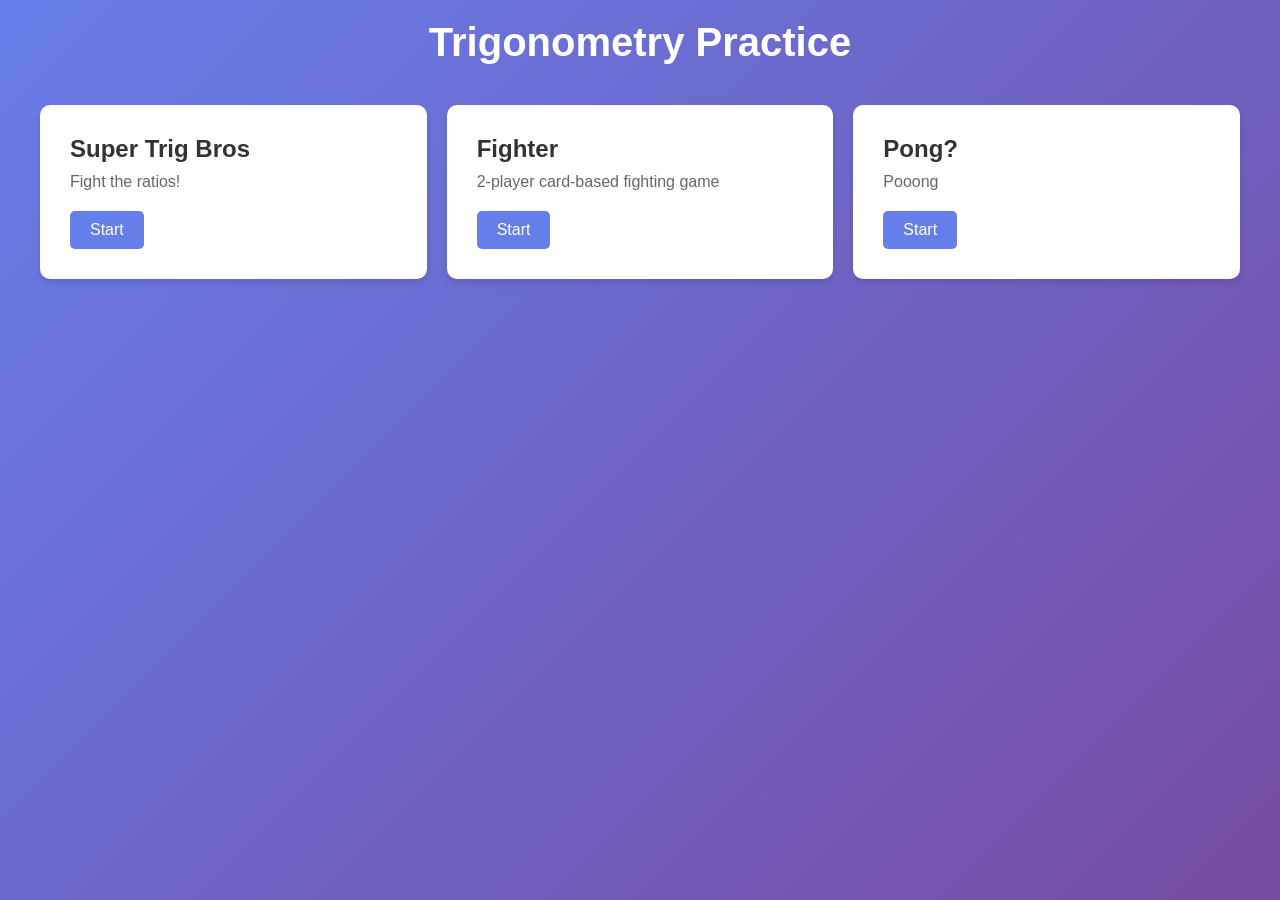
<file: index.html>
<!DOCTYPE html>
<html lang="en">
<head>
    <meta charset="UTF-8">
    <meta name="viewport" content="width=device-width, initial-scale=1.0">
    <title>Trigonometry Practice on Mathspace</title>
    <link rel="stylesheet" href="css/style.css">
</head>
<body>
    <div class="container">
        <h1>Trigonometry Practice</h1>
        <div class="games-grid">
            <div class="game-card">
                <h2>Super Trig Bros</h2>
                <p>Fight the ratios!</p>
                <a href="trig/game1.html" class="play-btn">Start</a>
            </div>
        <div class="game-card">
                <h2>Fighter</h2>
                <p>2-player card-based fighting game</p>
                <a href="trig/cSquared.html" class="play-btn">Start</a>
            </div>
        <div class="game-card">
                <h2>Pong?</h2>
                <p>Pooong</p>
                <a href="trig/pong.html" class="play-btn">Start</a>
            </div>
        </div>
    </div>
</body>
</html>
</file>
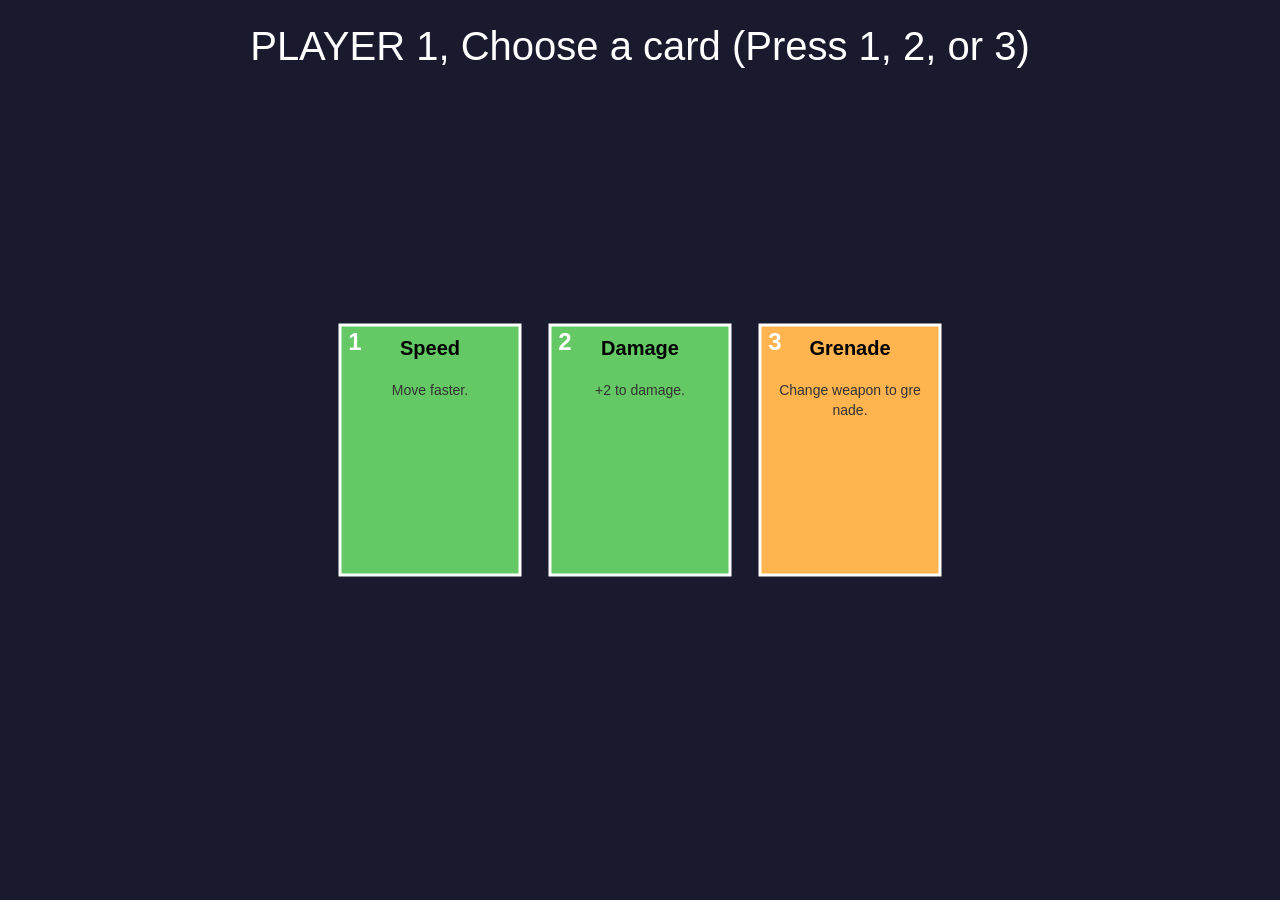
<file: trig/cSquared.html>
<!DOCTYPE html>
<html lang="en">
<head>
    <meta charset="UTF-8">
    <meta name="viewport" content="width=device-width, initial-scale=1.0">
    <title>Fighter - c²</title>
    <style>
        * {
            margin: 0;
            padding: 0;
            box-sizing: border-box;
        }
        body {
            background: #1a1a2e;
            overflow: hidden;
            font-family: Arial, sans-serif;
        }
        canvas {
            display: block;
            background: #16213e;
        }
        #ui {
            position: fixed;
            top: 0;
            left: 0;
            right: 0;
            bottom: 0;
            pointer-events: none;
        }
    </style>
</head>
<body>
    <canvas id="canvas"></canvas>
    <div id="ui"></div>

    <script>
const CANVAS = document.getElementById('canvas');
const CTX = CANVAS.getContext('2d');
const UI = document.getElementById('ui');

CANVAS.width = window.innerWidth;
CANVAS.height = window.innerHeight;

const WIDTH = CANVAS.width;
const HEIGHT = CANVAS.height;

// Physics
const GRAVITY = 2000;
const FRICTION = 0.92;
const PLAYER_SPEED = 400;
const JUMP_VELOCITY = -1000;

// Gameplay
const BASE_KB = 300;
const KB_SCALING = 12;
const KB_EXPONENT = 1.4;
const OUT_OF_BOUNDS = 300;

// Game state
let gameState = 'cardSelect'; // cardSelect, playing, gameOver
let currentCardPicker = 1;
let player1Stocks = 3;
let player2Stocks = 3;

// Collections
let projectiles = [];
let swords = [];
let platforms = [];
let effects = [];
let gameOverTimer = 0;
let winner = null;

// Cards
const CARDS = {
    'Sword': {
        name: 'Sword',
        description: 'Change weapon to sword.',
        effect: (p) => p.mainWeapon = 'sword',
        color: '#ffb4b4',
        type: 'weapon',
        requirements: null
    },
    'Gun': {
        name: 'Gun',
        description: 'Change weapon to gun.',
        effect: (p) => p.mainWeapon = 'gun',
        color: '#b4b4ff',
        type: 'weapon',
        requirements: null
    },
    'Grenade': {
        name: 'Grenade',
        description: 'Change weapon to grenade.',
        effect: (p) => p.mainWeapon = 'grenade',
        color: '#ffb450',
        type: 'weapon',
        requirements: null
    },
    'Damage': {
        name: 'Damage',
        description: '+2 to damage.',
        effect: (p) => p.damage += 2,
        color: '#64c864',
        type: 'upgrade',
        requirements: null
    },
    'Speed': {
        name: 'Speed',
        description: 'Move faster.',
        effect: (p) => p.speed += 100,
        color: '#64c864',
        type: 'upgrade',
        requirements: null
    }
};

// Get 3 random cards
function getCardChoices() {
    const keys = Object.keys(CARDS);
    const shuffled = keys.sort(() => Math.random() - 0.5);
    return shuffled.slice(0, 3);
}

let cardChoices = [];

// =====================
// CLASSES
// =====================

class Player {
    constructor(x, y, color, controls) {
        this.x = x;
        this.y = y;
        this.width = 40;
        this.height = 60;
        this.color = color;
        this.controls = controls;
        this.vx = 0;
        this.vy = 0;
        this.percent = 0;
        this.onGround = false;
        this.jumpsLeft = 2;
        this.maxJumps = 2;
        this.mainWeapon = 'gun';
        this.damage = 4;
        this.speed = PLAYER_SPEED;
        this.facing = 1;
        this.cooldown = 0;
        this.hitstun = 0;
        this.invul = 0;
        this.cards = [];
        this.lastJumpKey = false;
    }

    update(dt, platforms) {
        // Cooldowns
        if (this.cooldown > 0) this.cooldown -= dt;
        if (this.hitstun > 0) this.hitstun -= dt;
        if (this.invul > 0) this.invul -= dt;

        // Gravity
        this.vy += GRAVITY * dt;
        this.onGround = false;

        // Horizontal collision
        this.x += this.vx * dt;
        for (let p of platforms) {
            if (this.collidesWith(p)) {
                if (this.vx > 0) this.x = p.x - this.width;
                else if (this.vx < 0) this.x = p.x + p.width;
                this.vx = 0;
            }
        }

        // Vertical collision
        this.y += this.vy * dt;
        for (let p of platforms) {
            if (this.collidesWith(p)) {
                if (this.vy > 0) {
                    this.y = p.y - this.height;
                    this.vy = 0;
                    this.onGround = true;
                    this.jumpsLeft = this.maxJumps;
                } else if (this.vy < 0) {
                    this.y = p.y + p.height;
                    this.vy = 0;
                }
            }
        }

        // Friction
        if (this.onGround) {
            this.vx *= FRICTION;
        }
    }

    collidesWith(platform) {
        return (
            this.x < platform.x + platform.width &&
            this.x + this.width > platform.x &&
            this.y < platform.y + platform.height &&
            this.y + this.height > platform.y
        );
    }

    handleInput(keys) {
        if (this.hitstun > 0) return;

        // Movement
        if (keys[this.controls.left]) {
            this.vx = -this.speed;
            this.facing = -1;
        } else if (keys[this.controls.right]) {
            this.vx = this.speed;
            this.facing = 1;
        }

        // Jump
        const jumpPressed = keys[this.controls.jump] && !this.lastJumpKey;
        this.lastJumpKey = keys[this.controls.jump];

        if (jumpPressed && this.jumpsLeft > 0) {
            this.vy = JUMP_VELOCITY;
            this.jumpsLeft--;
        }
    }

    draw() {
        const color = this.invul > 0 ? '#ffffff' : this.color;
        CTX.fillStyle = color;
        CTX.fillRect(this.x, this.y, this.width, this.height);

        // Percent display
        CTX.fillStyle = '#ffffff';
        CTX.font = '20px Arial';
        CTX.fillText(`${Math.floor(this.percent)}%`, this.x + 5, this.y - 10);
    }
}

class Projectile {
    constructor(x, y, direction, owner) {
        this.x = x;
        this.y = y;
        this.width = 10;
        this.height = 5;
        this.vx = 1600 * direction;
        this.vy = 0;
        this.owner = owner;
        this.bounces = 0;
    }

    update(dt, platforms) {
        this.x += this.vx * dt;
        this.y += this.vy * dt;

        // Platform collision
        for (let p of platforms) {
            if (this.collidesWith(p)) {
                if (this.bounces > 0) {
                    if (Math.abs(this.vy) > Math.abs(this.vx)) {
                        this.vy *= -1;
                    } else {
                        this.vx *= -1;
                    }
                    this.bounces--;
                } else {
                    return false;
                }
            }
        }

        return this.x > -100 && this.x < WIDTH + 100;
    }

    collidesWith(platform) {
        return (
            this.x < platform.x + platform.width &&
            this.x + this.width > platform.x &&
            this.y < platform.y + platform.height &&
            this.y + this.height > platform.y
        );
    }

    draw() {
        CTX.fillStyle = '#ffff00';
        CTX.fillRect(this.x, this.y, this.width, this.height);
    }
}

class Sword {
    constructor(owner) {
        this.owner = owner;
        this.elapsed = 0;
        this.duration = 0.25;
        this.radius = 80;
    }

    update(dt, target) {
        this.elapsed += dt;
        return this.elapsed < this.duration && this.checkHit(target);
    }

    checkHit(target) {
        const dist = Math.hypot(
            target.x + target.width/2 - (this.owner.x + this.owner.width/2),
            target.y + target.height/2 - (this.owner.y + this.owner.height/2)
        );

        if (dist < this.radius && target.invul <= 0) {
            target.percent += this.owner.damage * 2;
            target.hitstun = 0.25;
            target.invul = 0.3;
            target.onGround = false;

            const dx = target.x - this.owner.x;
            const direction = dx > 0 ? 1 : -1;
            const knockback = BASE_KB + Math.pow(target.percent, KB_EXPONENT) * KB_SCALING;
            target.vx = direction * knockback;
            target.vy = -(400 + target.percent * 4);

            return false; // Remove sword after hit
        }

        return true;
    }

    draw() {
        // Simple line representation
        CTX.strokeStyle = '#ffffff';
        CTX.lineWidth = 5;
        CTX.beginPath();
        CTX.moveTo(this.owner.x + this.owner.width/2, this.owner.y + this.owner.height/2);
        CTX.lineTo(
            this.owner.x + this.owner.width/2 + this.radius * this.owner.facing,
            this.owner.y + this.owner.height/2
        );
        CTX.stroke();
    }
}

class Platform {
    constructor(x, y, width, height) {
        this.x = x;
        this.y = y;
        this.width = width;
        this.height = height;
    }

    draw() {
        CTX.fillStyle = '#c8c8c8';
        CTX.fillRect(this.x, this.y, this.width, this.height);
    }
}

// =====================
// MAP GENERATION
// =====================

function generateMap() {
    const platforms = [];

    // Main platform
    const mainWidth = WIDTH / 2;
    const mainHeight = HEIGHT / 20;
    const mainX = WIDTH / 2 - mainWidth / 2;
    const mainY = HEIGHT * 3 / 4;

    platforms.push(new Platform(mainX, mainY, mainWidth, mainHeight));

    // Random platforms
    const count = Math.floor(Math.random() * 3) + 2;
    for (let i = 0; i < count; i++) {
        const type = Math.random() > 0.5 ? 'platform' : 'wall';
        let w, h;

        if (type === 'wall') {
            w = Math.random() * 15 + 10;
            h = Math.random() * 100 + 120;
        } else {
            w = Math.random() * 180 + 120;
            h = Math.random() * 15 + 10;
        }

        const x = Math.random() * (WIDTH - w);
        const y = Math.random() * (HEIGHT - 200) + 50;

        platforms.push(new Platform(x, y, w, h));
    }

    return platforms;
}

// =====================
// SETUP
// =====================

let player1 = new Player(100, 100, '#ff6464', {
    left: 'a',
    right: 'd',
    jump: 'w',
    action: 'f'
});

let player2 = new Player(WIDTH - 140, 100, '#6464ff', {
    left: 'ArrowLeft',
    right: 'ArrowRight',
    jump: 'ArrowUp',
    action: 'Enter'
});

platforms = generateMap();

// Spawn players on main platform
function spawnPlayers() {
    player1.x = platforms[0].x + 50;
    player1.y = platforms[0].y - 60;
    player1.vx = 0;
    player1.vy = 0;
    player1.percent = 0;
    player1.onGround = false;
    player1.jumpsLeft = player1.maxJumps;

    player2.x = platforms[0].x + platforms[0].width - 90;
    player2.y = platforms[0].y - 60;
    player2.vx = 0;
    player2.vy = 0;
    player2.percent = 0;
    player2.onGround = false;
    player2.jumpsLeft = player2.maxJumps;
}

spawnPlayers();
cardChoices = getCardChoices();

// =====================
// INPUT HANDLING
// =====================

const keysPressed = {};

window.addEventListener('keydown', (e) => {
    keysPressed[e.key] = true;

    // Card selection
    if (gameState === 'cardSelect') {
        if (e.key === '1' || e.key === '2' || e.key === '3') {
            const idx = parseInt(e.key) - 1;
            if (idx < cardChoices.length) {
                const cardKey = cardChoices[idx];
                const card = CARDS[cardKey];
                const player = currentCardPicker === 1 ? player1 : player2;

                // Apply card effect
                card.effect(player);
                player.cards.push(cardKey);

                // Move to next player
                if (currentCardPicker === 1) {
                    currentCardPicker = 2;
                    cardChoices = getCardChoices();
                } else {
                    currentCardPicker = 0;
                    gameState = 'playing';
                    spawnPlayers();
                }
            }
        }
    }

    // Action button
    if (gameState === 'playing') {
        if (e.key === player1.controls.action && player1.cooldown <= 0) {
            performAction(player1, player2);
        }
        if (e.key === player2.controls.action && player2.cooldown <= 0) {
            performAction(player2, player1);
        }
    }
});

window.addEventListener('keyup', (e) => {
    keysPressed[e.key] = false;
});

function performAction(player, target) {
    if (player.mainWeapon === 'gun') {
        const proj = new Projectile(
            player.x + player.width / 2,
            player.y + player.height / 2,
            player.facing,
            player
        );
        projectiles.push(proj);
        player.cooldown = 0.2;
    } else if (player.mainWeapon === 'sword') {
        const sword = new Sword(player);
        swords.push(sword);
        player.cooldown = 0.5;
    }
}

// =====================
// GAME LOOP
// =====================

function checkDeath(player, playerNum) {
    if (
        player.y > HEIGHT + OUT_OF_BOUNDS ||
        player.y < -OUT_OF_BOUNDS ||
        player.x > WIDTH + OUT_OF_BOUNDS ||
        player.x < -OUT_OF_BOUNDS
    ) {
        if (playerNum === 1) {
            player1Stocks--;
        } else {
            player2Stocks--;
        }

        if (player1Stocks <= 0 || player2Stocks <= 0) {
            gameState = 'gameOver';
            winner = player1Stocks <= 0 ? 2 : 1;
            gameOverTimer = 3;
        } else {
            platforms = generateMap();
            spawnPlayers();
            projectiles = [];
            swords = [];
            currentCardPicker = 1;
            cardChoices = getCardChoices();
            gameState = 'cardSelect';
        }
    }
}

let lastTime = Date.now();

function gameLoop() {
    const now = Date.now();
    const dt = Math.min((now - lastTime) / 1000, 0.016);
    lastTime = now;

    CTX.fillStyle = '#16213e';
    CTX.fillRect(0, 0, WIDTH, HEIGHT);

    if (gameState === 'cardSelect') {
        drawCardSelect();
    } else if (gameState === 'playing') {
        // Update
        player1.handleInput(keysPressed);
        player2.handleInput(keysPressed);

        player1.update(dt, platforms);
        player2.update(dt, platforms);

        // Projectiles
        for (let i = projectiles.length - 1; i >= 0; i--) {
            const proj = projectiles[i];
            const target = proj.owner === player1 ? player2 : player1;

            if (!proj.update(dt, platforms)) {
                projectiles.splice(i, 1);
                continue;
            }

            // Hit detection
            if (proj.x < target.x + target.width &&
                proj.x + proj.width > target.x &&
                proj.y < target.y + target.height &&
                proj.y + proj.height > target.y &&
                target.invul <= 0) {
                
                target.percent += proj.owner.damage;
                target.hitstun = 0.25;
                target.invul = 0.3;
                
                const dx = target.x - proj.owner.x;
                const direction = dx > 0 ? 1 : -1;
                const knockback = BASE_KB + Math.pow(target.percent, KB_EXPONENT) * KB_SCALING;
                target.vx = direction * knockback;
                target.vy = -(400 + target.percent * 4);
                target.onGround = false;
                
                projectiles.splice(i, 1);
            }
        }

        // Swords
        for (let i = swords.length - 1; i >= 0; i--) {
            const sword = swords[i];
            const target = sword.owner === player1 ? player2 : player1;

            if (!sword.update(dt, target)) {
                swords.splice(i, 1);
            }
        }

        // Check deaths
        checkDeath(player1, 1);
        checkDeath(player2, 2);

        // Draw
        for (let p of platforms) p.draw();
        for (let proj of projectiles) proj.draw();
        for (let sword of swords) sword.draw();

        player1.draw();
        player2.draw();

        // UI
        CTX.fillStyle = '#ffffff';
        CTX.font = '24px Arial';
        CTX.fillText(`P1 Stocks: ${player1Stocks}`, 20, 30);
        CTX.fillText(`P2 Stocks: ${player2Stocks}`, WIDTH - 200, 30);

    } else if (gameState === 'gameOver') {
        gameOverTimer -= dt;

        CTX.fillStyle = '#ffffff';
        CTX.font = 'bold 80px Arial';
        CTX.textAlign = 'center';
        CTX.fillText(`PLAYER ${winner} WINS!`, WIDTH / 2, HEIGHT / 2);

        if (gameOverTimer <= 0) {
            // Reset
            player1Stocks = 3;
            player2Stocks = 3;
            player1.cards = [];
            player2.cards = [];
            player1.mainWeapon = 'gun';
            player2.mainWeapon = 'gun';
            player1.damage = 4;
            player2.damage = 4;
            player1.speed = PLAYER_SPEED;
            player2.speed = PLAYER_SPEED;
            projectiles = [];
            swords = [];
            platforms = generateMap();
            spawnPlayers();
            gameState = 'cardSelect';
            currentCardPicker = 1;
            cardChoices = getCardChoices();
        }

        CTX.textAlign = 'left';
    }

    requestAnimationFrame(gameLoop);
}

function drawCardSelect() {
    CTX.fillStyle = '#1a1a2e';
    CTX.fillRect(0, 0, WIDTH, HEIGHT);

    CTX.fillStyle = '#ffffff';
    CTX.font = '40px Arial';
    CTX.textAlign = 'center';
    CTX.fillText(`PLAYER ${currentCardPicker}, Choose a card (Press 1, 2, or 3)`, WIDTH / 2, 60);

    const cardWidth = 180;
    const cardHeight = 250;
    const startX = WIDTH / 2 - (cardWidth * 1.5 + 30);
    const startY = HEIGHT / 2 - cardHeight / 2;

    for (let i = 0; i < cardChoices.length; i++) {
        const cardKey = cardChoices[i];
        const card = CARDS[cardKey];
        const x = startX + i * (cardWidth + 30);
        const y = startY;

        // Card background
        CTX.fillStyle = card.color;
        CTX.fillRect(x, y, cardWidth, cardHeight);

        // Card border
        CTX.strokeStyle = '#ffffff';
        CTX.lineWidth = 3;
        CTX.strokeRect(x, y, cardWidth, cardHeight);

        // Card text
        CTX.fillStyle = '#000000';
        CTX.font = 'bold 20px Arial';
        CTX.textAlign = 'center';
        CTX.fillText(card.name, x + cardWidth / 2, y + 30);

        CTX.font = '14px Arial';
        CTX.fillStyle = '#333333';
        const lines = card.description.match(/.{1,20}/g) || [];
        lines.forEach((line, idx) => {
            CTX.fillText(line, x + cardWidth / 2, y + 70 + idx * 20);
        });

        // Number indicator
        CTX.fillStyle = '#ffffff';
        CTX.font = 'bold 24px Arial';
        CTX.fillText(i + 1, x + 15, y + 25);
    }

    CTX.textAlign = 'left';
}

gameLoop();
    </script>
</body>
</html>
</file>
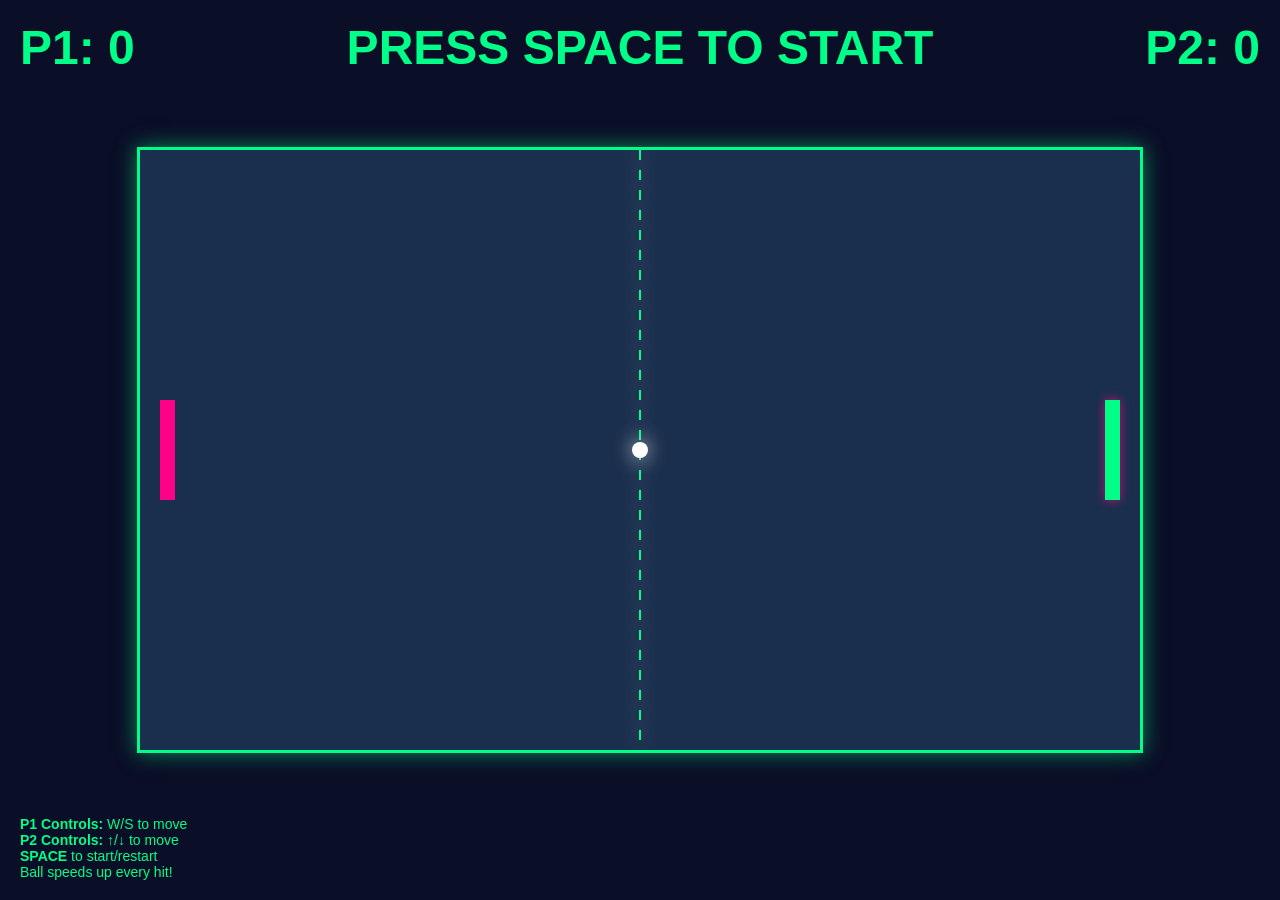
<file: trig/pong.html>
<!DOCTYPE html>
<html lang="en">
<head>
    <meta charset="UTF-8">
    <meta name="viewport" content="width=device-width, initial-scale=1.0">
    <title>PONG - 2 Player</title>
    <style>
        * {
            margin: 0;
            padding: 0;
            box-sizing: border-box;
        }
        body {
            background: #0a0e27;
            display: flex;
            justify-content: center;
            align-items: center;
            min-height: 100vh;
            font-family: 'Arial', sans-serif;
            overflow: hidden;
        }
        canvas {
            background: #1a2f4d;
            border: 3px solid #00ff88;
            display: block;
            box-shadow: 0 0 20px rgba(0, 255, 136, 0.5);
        }
        #ui {
            position: fixed;
            top: 0;
            left: 0;
            right: 0;
            bottom: 0;
            pointer-events: none;
            color: #00ff88;
            font-size: 18px;
            padding: 20px;
        }
        .score-container {
            display: flex;
            justify-content: space-between;
            font-size: 48px;
            font-weight: bold;
        }
        .instructions {
            position: fixed;
            bottom: 20px;
            left: 20px;
            font-size: 14px;
            color: #00ff88;
            max-width: 300px;
        }
    </style>
</head>
<body>
    <canvas id="canvas"></canvas>
    <div id="ui">
        <div class="score-container">
            <div>P1: <span id="p1-score">0</span></div>
            <div style="text-align: center;" id="status">PRESS SPACE TO START</div>
            <div>P2: <span id="p2-score">0</span></div>
        </div>
    </div>
    <div class="instructions">
        <strong>P1 Controls:</strong> W/S to move<br>
        <strong>P2 Controls:</strong> ↑/↓ to move<br>
        <strong>SPACE</strong> to start/restart<br>
        Ball speeds up every hit!
    </div>

    <script>
const CANVAS = document.getElementById('canvas');
const CTX = CANVAS.getContext('2d');

CANVAS.width = 1000;
CANVAS.height = 600;

const WIDTH = CANVAS.width;
const HEIGHT = CANVAS.height;

// Game state
let gameActive = false;
let p1Score = 0;
let p2Score = 0;

// Paddle properties
const PADDLE_WIDTH = 15;
const PADDLE_HEIGHT = 100;
const PADDLE_SPEED = 400;

// Ball properties
const BALL_RADIUS = 8;
const BALL_SPEED = 350;
const MAX_BALL_SPEED = 700;
const BALL_ACCELERATION = 1.05;

class Paddle {
    constructor(x, isP1) {
        this.x = x;
        this.y = HEIGHT / 2 - PADDLE_HEIGHT / 2;
        this.width = PADDLE_WIDTH;
        this.height = PADDLE_HEIGHT;
        this.vy = 0;
        this.isP1 = isP1;
    }

    handleInput(keys) {
        const upKey = this.isP1 ? 'w' : 'ArrowUp';
        const downKey = this.isP1 ? 's' : 'ArrowDown';

        this.vy = 0;

        if (keys[upKey]) {
            this.vy = -PADDLE_SPEED;
        }
        if (keys[downKey]) {
            this.vy = PADDLE_SPEED;
        }
    }

    update(dt) {
        this.y += this.vy * dt;

        // Clamp to screen
        if (this.y < 0) this.y = 0;
        if (this.y + this.height > HEIGHT) {
            this.y = HEIGHT - this.height;
        }
    }

    draw() {
        CTX.fillStyle = this.isP1 ? '#ff0088' : '#00ff88';
        CTX.fillRect(this.x, this.y, this.width, this.height);
        
        // Glow effect
        CTX.shadowColor = this.isP1 ? 'rgba(255, 0, 136, 0.8)' : 'rgba(0, 255, 136, 0.8)';
        CTX.shadowBlur = 10;
    }

    getCenter() {
        return this.y + this.height / 2;
    }
}

class Ball {
    constructor() {
        this.x = WIDTH / 2;
        this.y = HEIGHT / 2;
        this.vx = BALL_SPEED * (Math.random() > 0.5 ? 1 : -1);
        this.vy = (Math.random() - 0.5) * BALL_SPEED;
    }

    update(dt, p1, p2) {
        this.x += this.vx * dt;
        this.y += this.vy * dt;

        // Top/bottom collision
        if (this.y - BALL_RADIUS < 0 || this.y + BALL_RADIUS > HEIGHT) {
            this.vy *= -1;
            this.y = this.y - BALL_RADIUS < 0 ? BALL_RADIUS : HEIGHT - BALL_RADIUS;
        }

        // P1 paddle collision
        if (this.checkPaddleCollision(p1)) {
            this.hitPaddle(p1, true);
        }

        // P2 paddle collision
        if (this.checkPaddleCollision(p2)) {
            this.hitPaddle(p2, false);
        }

        // Scoring
        if (this.x - BALL_RADIUS < 0) {
            return 'p2'; // P2 scores
        }
        if (this.x + BALL_RADIUS > WIDTH) {
            return 'p1'; // P1 scores
        }

        return null;
    }

    checkPaddleCollision(paddle) {
        return (
            this.x - BALL_RADIUS < paddle.x + paddle.width &&
            this.x + BALL_RADIUS > paddle.x &&
            this.y - BALL_RADIUS < paddle.y + paddle.height &&
            this.y + BALL_RADIUS > paddle.y
        );
    }

    hitPaddle(paddle, isP1) {
        // Push ball out
        if (isP1) {
            this.x = paddle.x + paddle.width + BALL_RADIUS;
        } else {
            this.x = paddle.x - BALL_RADIUS;
        }

        // Reverse X velocity
        this.vx *= -1;

        // Add paddle spin (Y velocity affected by paddle movement)
        const paddleCenter = paddle.getCenter();
        const ballRelativeY = this.y - paddleCenter;
        const maxAngle = Math.PI / 4; // 45 degrees
        const spinAmount = (ballRelativeY / (paddle.height / 2)) * maxAngle;

        this.vy = Math.sin(spinAmount) * this.vx;

        // Speed up ball
        const currentSpeed = Math.hypot(this.vx, this.vy);
        if (currentSpeed < MAX_BALL_SPEED) {
            const speedMultiplier = BALL_ACCELERATION;
            this.vx *= speedMultiplier;
            this.vy *= speedMultiplier;
        }
    }

    draw() {
        CTX.fillStyle = '#ffffff';
        CTX.shadowColor = 'rgba(255, 255, 255, 0.8)';
        CTX.shadowBlur = 20;
        CTX.beginPath();
        CTX.arc(this.x, this.y, BALL_RADIUS, 0, Math.PI * 2);
        CTX.fill();
    }

    reset() {
        this.x = WIDTH / 2;
        this.y = HEIGHT / 2;
        this.vx = BALL_SPEED * (Math.random() > 0.5 ? 1 : -1);
        this.vy = (Math.random() - 0.5) * BALL_SPEED;
    }
}

// Initialize
const p1 = new Paddle(20, true);
const p2 = new Paddle(WIDTH - 20 - PADDLE_WIDTH, false);
let ball = new Ball();

const keysPressed = {};

window.addEventListener('keydown', (e) => {
    keysPressed[e.key.toLowerCase()] = true;
    keysPressed[e.key] = true;

    if (e.key === ' ') {
        e.preventDefault();
        gameActive = !gameActive;
        if (gameActive) {
            ball.reset();
        }
    }
});

window.addEventListener('keyup', (e) => {
    keysPressed[e.key.toLowerCase()] = false;
    keysPressed[e.key] = false;
});

function updateUI() {
    document.getElementById('p1-score').textContent = p1Score;
    document.getElementById('p2-score').textContent = p2Score;

    const statusEl = document.getElementById('status');
    if (!gameActive) {
        statusEl.textContent = 'PRESS SPACE TO START';
    } else {
        statusEl.textContent = '▮ PLAYING ▮';
    }
}

let lastTime = Date.now();

function gameLoop() {
    const now = Date.now();
    const dt = Math.min((now - lastTime) / 1000, 0.016);
    lastTime = now;

    // Clear canvas
    CTX.fillStyle = '#1a2f4d';
    CTX.fillRect(0, 0, WIDTH, HEIGHT);

    // Draw center line
    CTX.strokeStyle = '#00ff88';
    CTX.setLineDash([10, 10]);
    CTX.lineWidth = 2;
    CTX.beginPath();
    CTX.moveTo(WIDTH / 2, 0);
    CTX.lineTo(WIDTH / 2, HEIGHT);
    CTX.stroke();
    CTX.setLineDash([]);

    if (gameActive) {
        // Update
        p1.handleInput(keysPressed);
        p2.handleInput(keysPressed);

        p1.update(dt);
        p2.update(dt);

        const scorer = ball.update(dt, p1, p2);
        if (scorer) {
            if (scorer === 'p1') {
                p1Score++;
            } else {
                p2Score++;
            }
            gameActive = false;
            ball.reset();
            updateUI();
        }
    } else {
        // Still allow paddle movement during pause
        p1.handleInput(keysPressed);
        p2.handleInput(keysPressed);
        p1.update(dt);
        p2.update(dt);
    }

    // Draw
    CTX.shadowColor = 'transparent';
    p1.draw();
    p2.draw();
    ball.draw();

    updateUI();
    requestAnimationFrame(gameLoop);
}

updateUI();
gameLoop();
    </script>
</body>
</html>
</file>
<file: css/style.css>
* {
    margin: 0;
    padding: 0;
    box-sizing: border-box;
}

body {
    font-family: Arial, sans-serif;
    background: linear-gradient(135deg, #667eea 0%, #764ba2 100%);
    min-height: 100vh;
    padding: 20px;
}

.container {
    max-width: 1200px;
    margin: 0 auto;
}

h1 {
    text-align: center;
    color: white;
    margin-bottom: 40px;
    font-size: 2.5em;
}

.games-grid {
    display: grid;
    grid-template-columns: repeat(auto-fit, minmax(300px, 1fr));
    gap: 20px;
}

.game-card {
    background: white;
    border-radius: 10px;
    padding: 30px;
    box-shadow: 0 4px 6px rgba(0, 0, 0, 0.1);
    transition: transform 0.3s ease, box-shadow 0.3s ease;
}

.game-card:hover {
    transform: translateY(-5px);
    box-shadow: 0 8px 12px rgba(0, 0, 0, 0.2);
}

.game-card h2 {
    color: #333;
    margin-bottom: 10px;
}

.game-card p {
    color: #666;
    margin-bottom: 20px;
}

.play-btn {
    display: inline-block;
    background: #667eea;
    color: white;
    padding: 10px 20px;
    border-radius: 5px;
    text-decoration: none;
    transition: background 0.3s ease;
}

.play-btn:hover {
    background: #764ba2;
}
</file>
